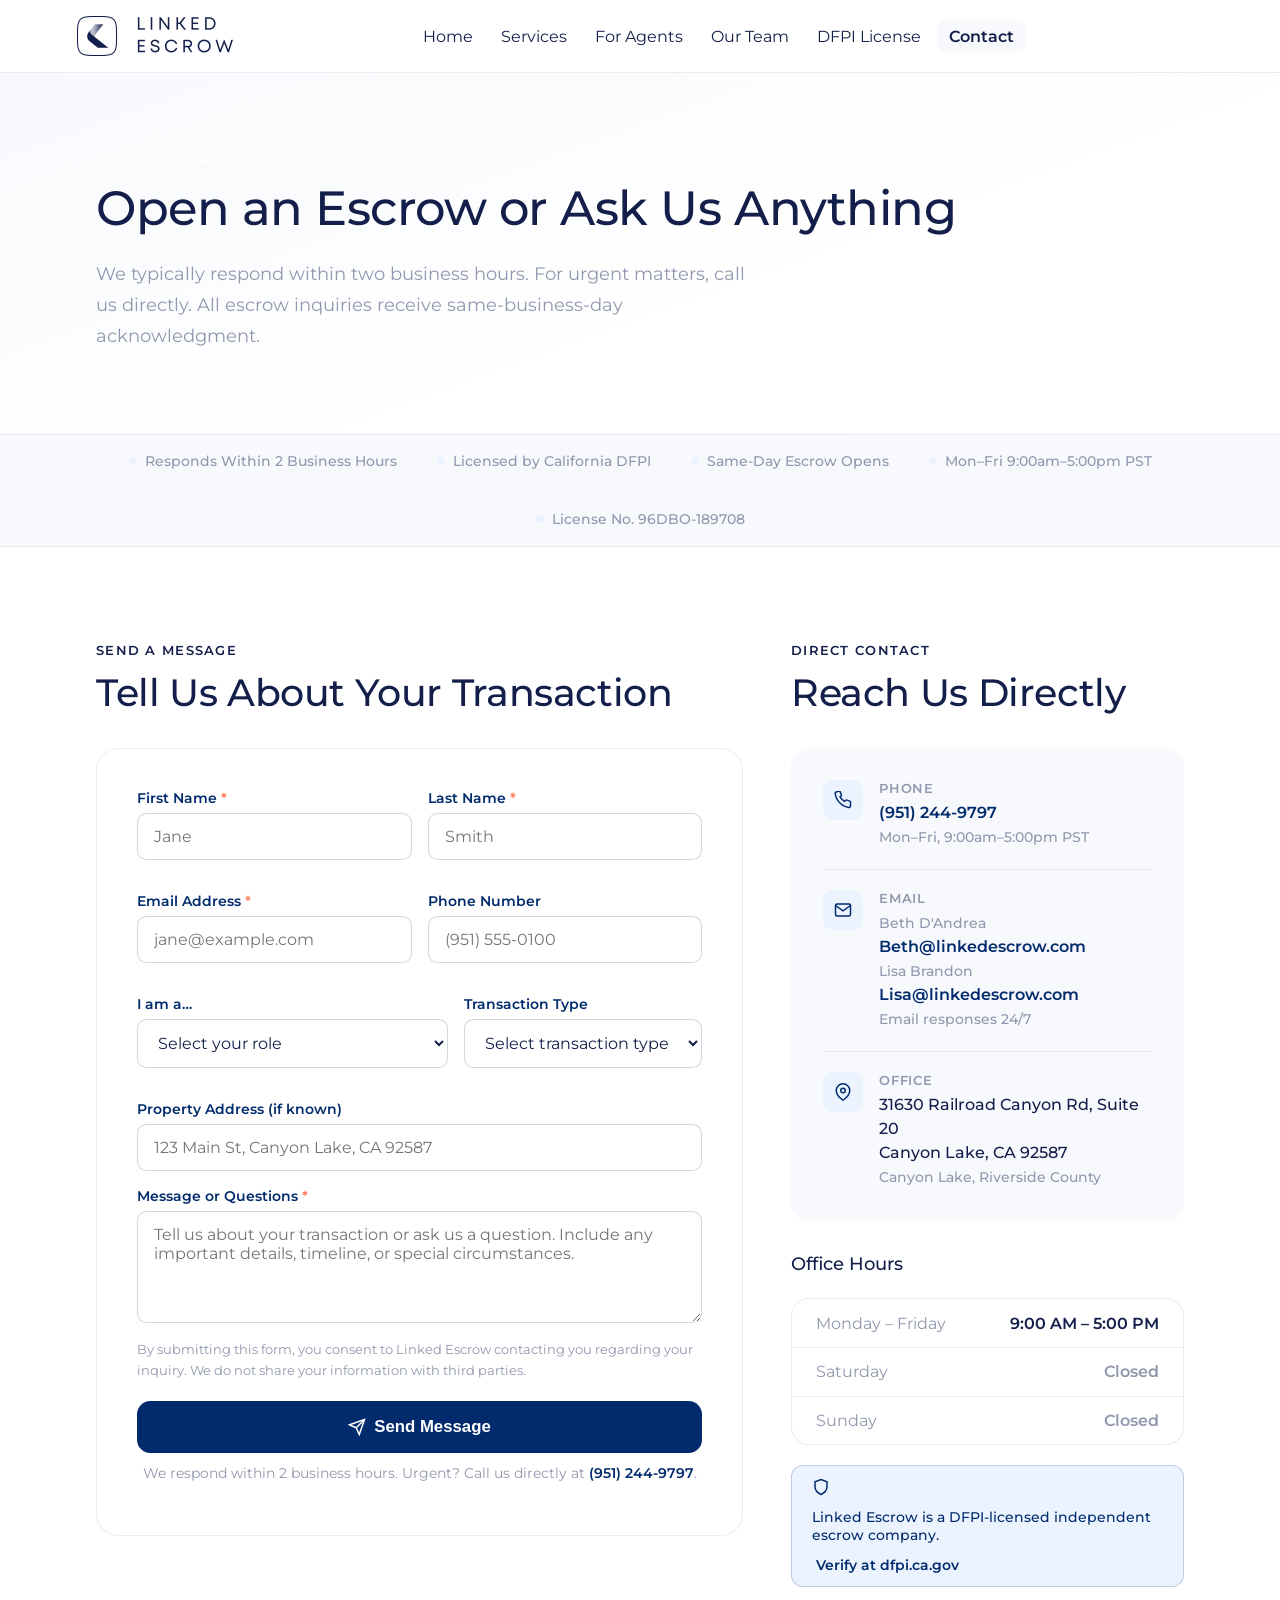
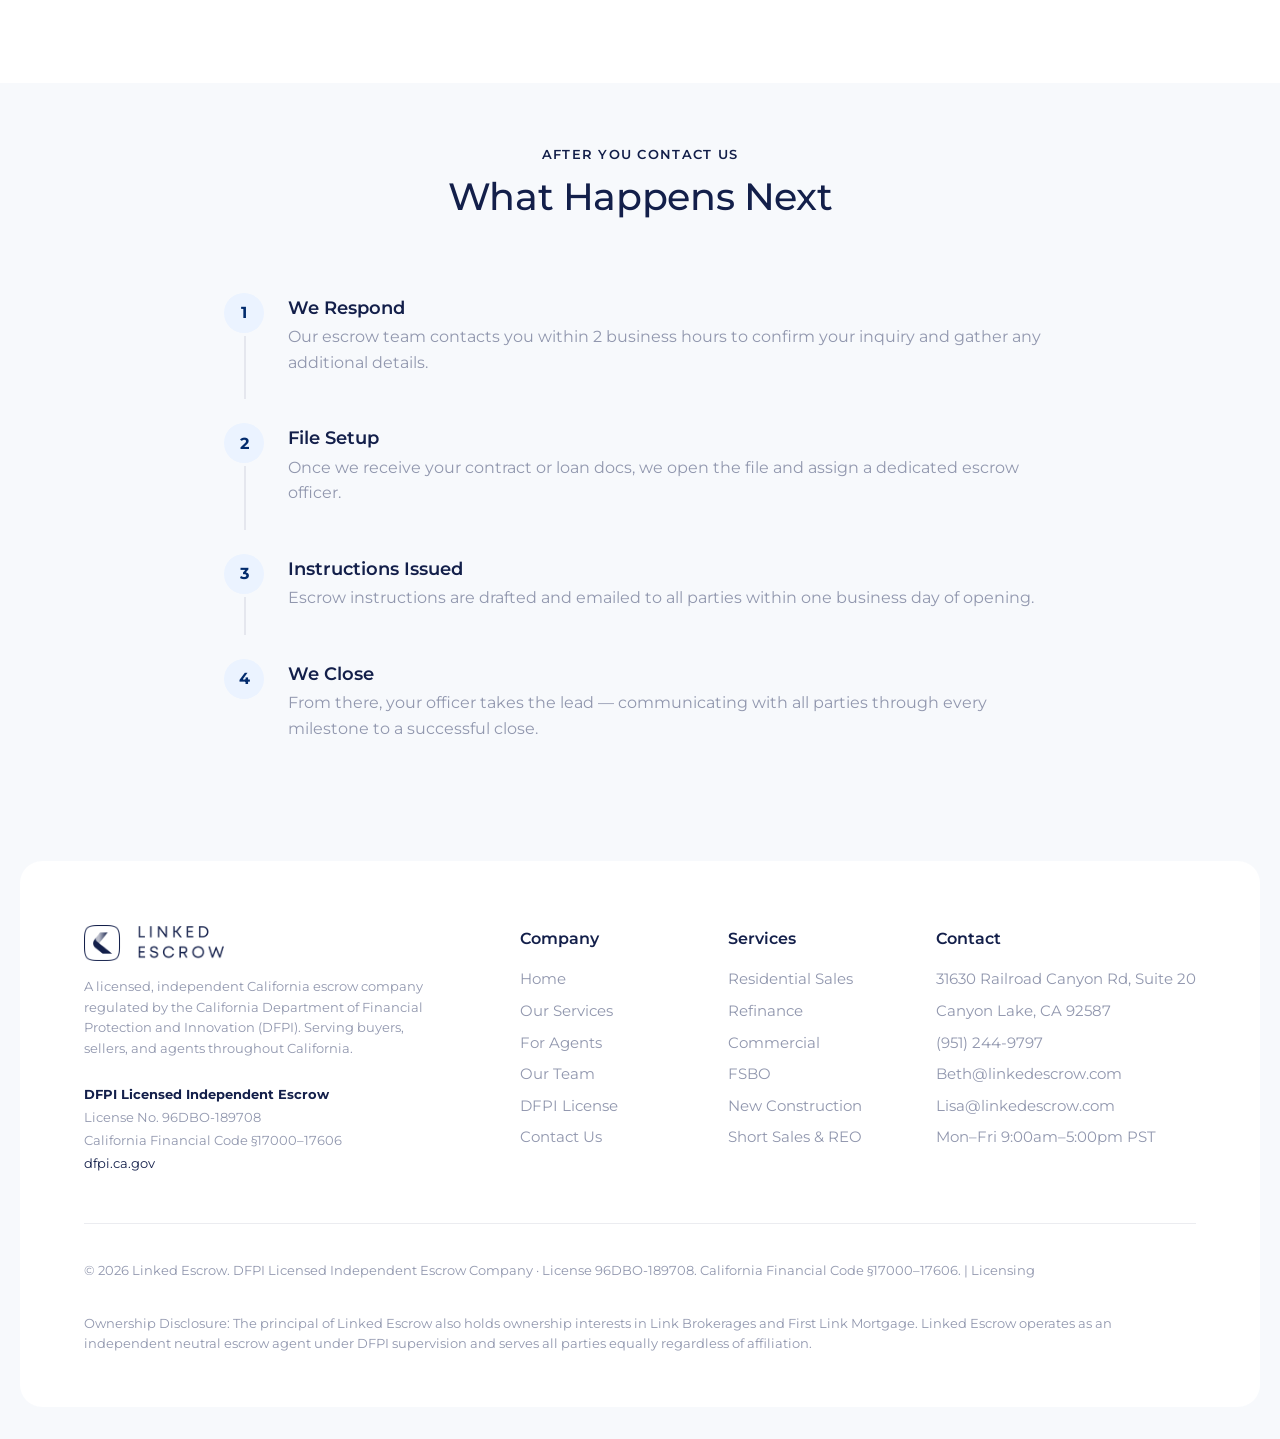
<file: contact.html>
<!DOCTYPE html>
<html lang="en">
<head>
  <meta charset="UTF-8">
  <meta name="viewport" content="width=device-width, initial-scale=1.0">
  <title>Contact Us | Linked Escrow | Open an Escrow in California</title>
  <meta name="description" content="Open a new escrow or get in touch with Linked Escrow. DFPI-licensed California escrow serving real estate agents, buyers, sellers, and FSBOs. Call, email, or send a message.">
  <link rel="icon" type="image/png" href="images/favicon-32.png">
  <link rel="apple-touch-icon" href="images/apple-touch-icon.png">
  <link href="custom.css?v=4" rel="stylesheet">
</head>
<body>
<a href="#main" class="skip-link">Skip to main content</a>
<div class="page-wrapper">

  <!-- HEADER -->
  <header class="section mod--header">
    <div class="container full is-header">
      <div class="header-inner">
        <a href="index.html" class="logo-header w-inline-block">
          <img src="images/logo-horizontal.png?v=2" alt="Linked Escrow" class="le-logo-horizontal">
        </a>
        <nav class="nav set-2 desktop-nav">
          <a href="index.html" class="nav__link set-2">Home</a>
          <a href="services.html" class="nav__link set-2">Services</a>
          <a href="for-agents.html" class="nav__link set-2">For Agents</a>
          <a href="team.html" class="nav__link set-2">Our Team</a>
          <a href="compliance.html" class="nav__link set-2">DFPI License</a>
          <a href="contact.html" class="nav__link set-2 active">Contact</a>
        </nav>
        <div class="header-actions">
          <button class="burger-icon-wrap" aria-label="Open menu">
            <svg width="24" height="24" viewBox="0 0 24 24" fill="none" stroke="#131f4a" stroke-width="2">
              <line x1="3" y1="6" x2="21" y2="6"/>
              <line x1="3" y1="12" x2="21" y2="12"/>
              <line x1="3" y1="18" x2="21" y2="18"/>
            </svg>
          </button>
        </div>
      </div>
    </div>
    <div class="mob-menu">
      <nav>
        <a href="index.html" class="nav__link">Home</a>
        <a href="services.html" class="nav__link">Services</a>
        <a href="for-agents.html" class="nav__link">For Agents</a>
        <a href="team.html" class="nav__link">Our Team</a>
        <a href="compliance.html" class="nav__link">DFPI License</a>
        <a href="contact.html" class="nav__link">Contact</a>
      </nav>
    </div>
  </header>

  <main id="main">

    <!-- PAGE HERO -->
    <section class="le-page-hero">
      <div class="container">
        <span class="le-eyebrow white">Get In Touch</span>
        <h1 class="heading-3">Open an Escrow or Ask Us Anything</h1>
        <p class="le-page-hero__sub">We typically respond within two business hours. For urgent matters, call us directly. All escrow inquiries receive same-business-day acknowledgment.</p>
      </div>
    </section>

    <!-- TRUST BAR -->
    <div class="le-trust-bar">
      <div class="le-trust-bar__inner">
        <div class="le-trust-item">Responds Within 2 Business Hours</div>
        <div class="le-trust-item">Licensed by California DFPI</div>
        <div class="le-trust-item">Same-Day Escrow Opens</div>
        <div class="le-trust-item">Mon–Fri 9:00am–5:00pm PST</div>
        <div class="le-trust-item">License No. 96DBO-189708</div>
      </div>
    </div>

    <!-- CONTACT FORM + DIRECT CONTACT -->
    <section class="section large">
      <div class="container">
        <div class="le-two-col" style="gap: 3rem; align-items: start;">

          <!-- FORM COLUMN -->
          <div>
            <span class="le-eyebrow dark">Send a Message</span>
            <h2 class="heading-3 mb-4">Tell Us About Your Transaction</h2>
            <div class="le-contact-form">
              <form action="#" method="POST" name="contact">
                <div class="le-form-row">
                  <div class="le-form-group">
                    <label for="first-name">First Name <span style="color: var(--orange);">*</span></label>
                    <input type="text" id="first-name" name="first_name" placeholder="Jane" required>
                  </div>
                  <div class="le-form-group">
                    <label for="last-name">Last Name <span style="color: var(--orange);">*</span></label>
                    <input type="text" id="last-name" name="last_name" placeholder="Smith" required>
                  </div>
                </div>
                <div class="le-form-row">
                  <div class="le-form-group">
                    <label for="email">Email Address <span style="color: var(--orange);">*</span></label>
                    <input type="email" id="email" name="email" placeholder="jane@example.com" required>
                  </div>
                  <div class="le-form-group">
                    <label for="phone">Phone Number</label>
                    <input type="tel" id="phone" name="phone" placeholder="(951) 555-0100">
                  </div>
                </div>
                <div class="le-form-row">
                  <div class="le-form-group">
                    <label for="role">I am a…</label>
                    <select id="role" name="role">
                      <option value="" disabled selected>Select your role</option>
                      <option value="agent-buyer">Real Estate Agent (Buyer's Side)</option>
                      <option value="agent-listing">Real Estate Agent (Listing Side)</option>
                      <option value="agent-both">Real Estate Agent (Both Sides)</option>
                      <option value="buyer">Buyer</option>
                      <option value="seller">Seller</option>
                      <option value="fsbo">FSBO Seller</option>
                      <option value="lender">Lender / Loan Officer</option>
                      <option value="investor">Real Estate Investor</option>
                      <option value="other">Other</option>
                    </select>
                  </div>
                  <div class="le-form-group">
                    <label for="transaction-type">Transaction Type</label>
                    <select id="transaction-type" name="transaction_type">
                      <option value="" disabled selected>Select transaction type</option>
                      <option value="residential">Residential Purchase</option>
                      <option value="refinance">Refinance</option>
                      <option value="commercial">Commercial Sale</option>
                      <option value="fsbo">FSBO Transaction</option>
                      <option value="land">Vacant Land</option>
                      <option value="short-sale">Short Sale / REO</option>
                      <option value="new-construction">New Construction</option>
                      <option value="exchange">1031 Exchange</option>
                      <option value="bulk">Bulk / Portfolio</option>
                      <option value="general">General Question</option>
                    </select>
                  </div>
                </div>
                <div class="le-form-group">
                  <label for="property-address">Property Address (if known)</label>
                  <input type="text" id="property-address" name="property_address" placeholder="123 Main St, Canyon Lake, CA 92587">
                </div>
                <div class="le-form-group">
                  <label for="message">Message or Questions <span style="color: var(--orange);">*</span></label>
                  <textarea id="message" name="message" placeholder="Tell us about your transaction or ask us a question. Include any important details, timeline, or special circumstances." required></textarea>
                </div>
                <p class="le-form-consent">By submitting this form, you consent to Linked Escrow contacting you regarding your inquiry. We do not share your information with third parties.</p>
                <button type="submit" class="btn-primary" style="width: 100%; justify-content: center; font-size: 1.05rem; padding: 1rem;">
                  <svg width="18" height="18" viewBox="0 0 24 24" fill="none" stroke="currentColor" stroke-width="2"><line x1="22" y1="2" x2="11" y2="13"/><polygon points="22 2 15 22 11 13 2 9 22 2"/></svg>
                  Send Message
                </button>
                <p class="le-form-helper text-center">We respond within 2 business hours. Urgent? Call us directly at <a href="tel:+19512449797" style="color: var(--navy); font-weight: 600;">(951) 244-9797</a>.</p>
              </form>
            </div>
          </div>

          <!-- DIRECT CONTACT COLUMN -->
          <div>
            <span class="le-eyebrow dark">Direct Contact</span>
            <h2 class="heading-3 mb-4">Reach Us Directly</h2>

            <div class="le-contact-info">
              <div class="le-contact-info__item">
                <div class="le-contact-info__icon">
                  <svg width="18" height="18" viewBox="0 0 24 24" fill="none" stroke="#022b6d" stroke-width="2"><path d="M22 16.92v3a2 2 0 0 1-2.18 2 19.79 19.79 0 0 1-8.63-3.07A19.5 19.5 0 0 1 4.69 12 19.79 19.79 0 0 1 1.61 3.38a2 2 0 0 1 1.28-2.15l3-1a2 2 0 0 1 2.46.97l1.37 3.5a2 2 0 0 1-.45 2.11L8.09 7.91a16 16 0 0 0 6 6l1.27-1.27a2 2 0 0 1 2.11-.45l3.5 1.37a2 2 0 0 1 .97 2.5z"/></svg>
                </div>
                <div>
                  <div class="le-contact-info__label">Phone</div>
                  <div class="le-contact-info__value">
                    <a href="tel:+19512449797">(951) 244-9797</a><br>
                    <span style="color: var(--neutral-500); font-size: 0.88rem;">Mon–Fri, 9:00am–5:00pm PST</span>
                  </div>
                </div>
              </div>
              <div class="le-contact-info__item">
                <div class="le-contact-info__icon">
                  <svg width="18" height="18" viewBox="0 0 24 24" fill="none" stroke="#022b6d" stroke-width="2"><path d="M4 4h16c1.1 0 2 .9 2 2v12c0 1.1-.9 2-2 2H4c-1.1 0-2-.9-2-2V6c0-1.1.9-2 2-2z"/><polyline points="22,6 12,13 2,6"/></svg>
                </div>
                <div>
                  <div class="le-contact-info__label">Email</div>
                  <div class="le-contact-info__value">
                    <span style="color: var(--neutral-500); font-size: 0.88rem;">Beth D'Andrea</span><br>
                    <a href="mailto:Beth@linkedescrow.com">Beth@linkedescrow.com</a><br>
                    <span style="color: var(--neutral-500); font-size: 0.88rem;">Lisa Brandon</span><br>
                    <a href="mailto:Lisa@linkedescrow.com">Lisa@linkedescrow.com</a><br>
                    <span style="color: var(--neutral-500); font-size: 0.88rem;">Email responses 24/7</span>
                  </div>
                </div>
              </div>
              <div class="le-contact-info__item">
                <div class="le-contact-info__icon">
                  <svg width="18" height="18" viewBox="0 0 24 24" fill="none" stroke="#022b6d" stroke-width="2"><path d="M21 10c0 7-9 13-9 13s-9-6-9-13a9 9 0 0 1 18 0z"/><circle cx="12" cy="10" r="3"/></svg>
                </div>
                <div>
                  <div class="le-contact-info__label">Office</div>
                  <div class="le-contact-info__value">
                    31630 Railroad Canyon Rd, Suite 20<br>
                    Canyon Lake, CA 92587<br>
                    <span style="color: var(--neutral-500); font-size: 0.88rem;">Canyon Lake, Riverside County</span>
                  </div>
                </div>
              </div>
            </div>

            <!-- OFFICE HOURS -->
            <div style="margin-top: 2rem;">
              <h3 class="heading-5 mb-3">Office Hours</h3>
              <div class="le-hours">
                <div class="le-hours-row">
                  <span class="day">Monday – Friday</span>
                  <span class="time">9:00 AM – 5:00 PM</span>
                </div>
                <div class="le-hours-row">
                  <span class="day">Saturday</span>
                  <span class="time" style="color: var(--neutral-400);">Closed</span>
                </div>
                <div class="le-hours-row">
                  <span class="day">Sunday</span>
                  <span class="time" style="color: var(--neutral-400);">Closed</span>
                </div>
              </div>
            </div>

            <!-- DFPI BADGE -->
            <div class="le-dfpi-badge">
              <svg width="18" height="18" viewBox="0 0 24 24" fill="none" stroke="currentColor" stroke-width="2"><path d="M12 22s8-4 8-10V5l-8-3-8 3v7c0 6 8 10 8 10z"/></svg>
              Linked Escrow is a DFPI-licensed independent escrow company. <a href="https://dfpi.ca.gov" target="_blank" style="color: var(--blue); font-weight: 600; margin-left: 0.25rem;">Verify at dfpi.ca.gov</a>
            </div>

          </div>
        </div>
      </div>
    </section>

    <!-- WHAT HAPPENS NEXT -->
    <section class="section" style="background: var(--neutral-50);">
      <div class="container">
        <div style="max-width: 52rem; margin: 0 auto;">
          <div class="text-center mb-6">
            <span class="le-eyebrow dark">After You Contact Us</span>
            <h2 class="heading-3">What Happens Next</h2>
          </div>
          <div class="le-steps">
            <div class="le-step">
              <div class="le-step__num">1</div>
              <div class="le-step__content">
                <div class="le-step__title">We Respond</div>
                <div class="le-step__body">Our escrow team contacts you within 2 business hours to confirm your inquiry and gather any additional details.</div>
              </div>
            </div>
            <div class="le-step">
              <div class="le-step__num">2</div>
              <div class="le-step__content">
                <div class="le-step__title">File Setup</div>
                <div class="le-step__body">Once we receive your contract or loan docs, we open the file and assign a dedicated escrow officer.</div>
              </div>
            </div>
            <div class="le-step">
              <div class="le-step__num">3</div>
              <div class="le-step__content">
                <div class="le-step__title">Instructions Issued</div>
                <div class="le-step__body">Escrow instructions are drafted and emailed to all parties within one business day of opening.</div>
              </div>
            </div>
            <div class="le-step">
              <div class="le-step__num">4</div>
              <div class="le-step__content">
                <div class="le-step__title">We Close</div>
                <div class="le-step__body">From there, your officer takes the lead — communicating with all parties through every milestone to a successful close.</div>
              </div>
            </div>
          </div>
        </div>
      </div>
    </section></div>

  </main>

  <!-- FOOTER -->
  <footer class="footer">
    <div class="footer-wrap">
      <div class="footer-top">
        <div class="footer-top-col-1">
          <a href="index.html" class="logo-header w-inline-block" style="margin-bottom: 1rem;">
            <img src="images/logo-horizontal.png?v=2" alt="Linked Escrow" class="le-logo-horizontal le-logo-horizontal--footer">
          </a>
          <p class="body-xs" style="max-width: 22rem; color: var(--neutral-500); line-height: 1.6; margin-bottom: 1.5rem;">A licensed, independent California escrow company regulated by the California Department of Financial Protection and Innovation (DFPI). Serving buyers, sellers, and agents throughout California.</p>
          <div class="body-xs" style="color: var(--neutral-500); line-height: 1.8;">
            <strong style="color: var(--dark-blue);">DFPI Licensed Independent Escrow</strong><br>
            License No. 96DBO-189708<br>
            California Financial Code §17000–17606<br>
            <a href="https://dfpi.ca.gov" target="_blank" style="color: var(--dark-blue);">dfpi.ca.gov</a>
          </div>
        </div>
        <div class="footer-top-col-2 aligh-top">
          <div class="footer-top-col-2-item first reduce-rem">
            <div class="body-m bold" style="margin-bottom: 1rem;">Company</div>
            <div class="link-col">
              <a href="index.html" class="footer-nav-link">Home</a>
              <a href="services.html" class="footer-nav-link">Our Services</a>
              <a href="for-agents.html" class="footer-nav-link">For Agents</a>
              <a href="team.html" class="footer-nav-link">Our Team</a>
              <a href="compliance.html" class="footer-nav-link">DFPI License</a>
              <a href="contact.html" class="footer-nav-link">Contact Us</a>
            </div>
          </div>
          <div class="footer-top-col-2-item reduce-rem">
            <div class="body-m bold" style="margin-bottom: 1rem;">Services</div>
            <div class="link-col">
              <a href="services.html#residential" class="footer-nav-link">Residential Sales</a>
              <a href="services.html#refinance" class="footer-nav-link">Refinance</a>
              <a href="services.html#commercial" class="footer-nav-link">Commercial</a>
              <a href="services.html#fsbo" class="footer-nav-link">FSBO</a>
              <a href="services.html#new-construction" class="footer-nav-link">New Construction</a>
              <a href="services.html#short-sale" class="footer-nav-link">Short Sales &amp; REO</a>
            </div>
          </div>
          <div class="footer-top-col-2-item reduce-rem">
            <div class="body-m bold" style="margin-bottom: 1rem;">Contact</div>
            <div class="link-col">
              <span class="footer-nav-link">31630 Railroad Canyon Rd, Suite 20</span>
              <span class="footer-nav-link">Canyon Lake, CA 92587</span>
              <a href="tel:+19512449797" class="footer-nav-link">(951) 244-9797</a>
              <a href="mailto:Beth@linkedescrow.com" class="footer-nav-link">Beth@linkedescrow.com</a>
              <a href="mailto:Lisa@linkedescrow.com" class="footer-nav-link">Lisa@linkedescrow.com</a>
              <span class="footer-nav-link">Mon–Fri 9:00am–5:00pm PST</span>
            </div>
          </div>
        </div>
      </div>
      <div class="footer-bot">
        <p class="body-xs" style="color: var(--neutral-400);">© 2026 Linked Escrow. DFPI Licensed Independent Escrow Company · License 96DBO-189708. California Financial Code §17000–17606. | <a href="compliance.html" style="color: var(--neutral-400);">Licensing</a></p>
        <p class="body-xs" style="color: var(--neutral-400);">Ownership Disclosure: The principal of Linked Escrow also holds ownership interests in Link Brokerages and First Link Mortgage. Linked Escrow operates as an independent neutral escrow agent under DFPI supervision and serves all parties equally regardless of affiliation.</p>
      </div>
    </div>
  </footer>

</div>
<script>
  document.querySelector('.burger-icon-wrap').addEventListener('click', function() {
    document.querySelector('.mob-menu').classList.toggle('is-open');
  });
</script>
</body>
</html>
</file>
<file: custom.css>
/* ============================================================
   Linked Escrow — custom.css
   Standalone stylesheet — no Webflow dependency
   ============================================================ */

/* ── Montserrat Font (temporary replacement for Mont) ────── */
@import url('https://fonts.googleapis.com/css2?family=Montserrat:ital,wght@0,400;0,600;0,700;1,400;1,600;1,700&display=swap');

/* ── Skip Link (accessibility) ───────────────────────────── */
.skip-link {
  position: absolute;
  top: -100%;
  left: 1rem;
  background: var(--turquoise);
  color: var(--blue);
  padding: 0.75rem 1.5rem;
  border-radius: 0 0 0.5rem 0.5rem;
  font-weight: 600;
  z-index: 200;
  text-decoration: none;
}
.skip-link:focus { top: 0; }

/* ── Reset & Box Model ───────────────────────────────────── */
*, *::before, *::after { box-sizing: border-box; }

html {
  overflow-x: hidden;
}

body {
  font-family: 'Montserrat', sans-serif;
  margin: 0;
  padding: 0;
  color: var(--neutral-800);
  background: #ffffff;
  overflow-x: hidden;
}

a { color: inherit; text-decoration: none; }

img { max-width: 100%; display: block; }

/* ── Brand Color Palette ─────────────────────────────────── */
/* All colors sourced directly from Linked Escrow brand guide */
:root {
  --white:            #ffffff;   /* White */
  --gray-light:       #f7f9fc;   /* Gray */
  --turquoise-light:  #EBF3FF;   /* Light Turquoise */
  --turquoise:        #EBF3FF;   /* Turquoise */
  --orange:           #ff7958;   /* Orange */
  --blue:             #022b6d;   /* Blue */
  --gray:             #9197ae;   /* Dark Gray */
  --dark-blue:        #131f4a;   /* Dark Blue */

  /* Semantic aliases */
  --navy:             #022b6d;
  --navy-dark:        #131f4a;

  /* UI scale — all derived from the 8 brand colors */
  --neutral-50:       #f7f9fc;
  --neutral-100:      #f7f9fc;
  --neutral-200:      rgba(145,151,174,0.18);
  --neutral-300:      rgba(145,151,174,0.38);
  --neutral-400:      #9197ae;
  --neutral-500:      #9197ae;
  --neutral-600:      #9197ae;
  --neutral-700:      #022b6d;
  --neutral-800:      #131f4a;
  --neutral-900:      #131f4a;
  --neutral-1000:     #131f4a;
}

/* ── Base Typography ─────────────────────────────────────── */
h1, h2, h3, h4, h5, h6 {
  margin: 0;
  font-family: 'Montserrat', sans-serif;
  font-weight: 500;
  line-height: 1.2;
}

.heading-1 { font-size: clamp(2.5rem, 5vw, 4rem); color: var(--navy-dark); letter-spacing: -0.02em; }
.heading-2 { font-size: clamp(2rem, 4vw, 3rem); color: var(--navy-dark); letter-spacing: -0.015em; }
.heading-3 { font-size: clamp(1.65rem, 3vw, 2.4rem); color: var(--navy-dark); letter-spacing: -0.01em; font-family: 'Montserrat', sans-serif; }
.heading-4 { font-size: clamp(1.2rem, 2vw, 1.6rem); color: var(--navy-dark); letter-spacing: -0.005em; font-family: 'Montserrat', sans-serif; }
.heading-5 { font-size: 1.1rem; color: var(--navy-dark); font-family: 'Montserrat', sans-serif; }

.body-m { font-size: 1rem; line-height: 1.7; }
.body-s { font-size: 0.9rem; line-height: 1.65; }
.body-xs { font-size: 0.8rem; line-height: 1.55; }
.bold { font-weight: 600; }

/* ── Layout: Container ───────────────────────────────────── */
.container {
  width: 100%;
  max-width: 68rem;
  margin-left: auto;
  margin-right: auto;
}

/* ── Display utilities ───────────────────────────────────── */
.w-inline-block { display: inline-block; }
.reduce-rem { font-size: 0.875rem; }
.aligh-top { vertical-align: top; }

/* ── Components ──────────────────────────────────────────── */
.tag {
  background: var(--turquoise);
  color: var(--blue);
  border-radius: 2rem;
  padding: 0.4rem 1.1rem 0.4rem calc(1.1rem + 0.08em);
  font-size: 0.75rem;
  font-weight: 600;
  letter-spacing: 0.08em;
  text-transform: uppercase;
  display: inline-block;
  text-align: center;
}

.btn-primary {
  background: var(--blue);
  color: white;
  border-radius: 0.83rem;
  padding: 0.9rem 1.94rem;
  font-weight: 600;
  font-size: 1rem;
  display: inline-flex;
  align-items: center;
  gap: 0.5rem;
  border: none;
  cursor: pointer;
  transition: all 0.2s ease-out;
}
.btn-primary:hover {
  opacity: 0.95;
  transform: translateY(-1px);
  box-shadow: 0 4px 12px rgba(90,233,215,0.3);
}

.btn-primary-white {
  background: white;
  color: var(--navy-dark);
  border-radius: 0.83rem;
  padding: 0.9rem 1.94rem;
  font-weight: 600;
  font-size: 1rem;
  display: inline-flex;
  align-items: center;
  gap: 0.5rem;
  border: 2px solid var(--neutral-200);
  cursor: pointer;
  transition: all 0.2s ease-out;
}
.btn-primary-white:hover {
  background: var(--neutral-100);
  transform: translateY(-1px);
  box-shadow: 0 4px 12px rgba(2,43,109,0.08);
}

.btn-outline {
  background: transparent;
  color: var(--blue);
  border-radius: 0.83rem;
  padding: 0.9rem 1.94rem;
  font-weight: 600;
  font-size: 1rem;
  display: inline-flex;
  align-items: center;
  gap: 0.5rem;
  border: 2px solid var(--blue);
  cursor: pointer;
  transition: all 0.2s ease-out;
}
.btn-outline:hover {
  background: var(--blue);
  color: white;
  transform: translateY(-1px);
  box-shadow: 0 4px 12px rgba(2,43,109,0.15);
}

/* ── Section Wrappers ────────────────────────────────────── */
.set-2-block-wrap {
  background: var(--neutral-100);
  border-radius: 1.39rem;
  overflow: hidden;
  position: relative;
}
.set-2-block-wrap.white { background: white; }
.set-2-block-wrap.dark {
  background:
    linear-gradient(to bottom, rgba(19,31,74,0.85) 0%, rgba(19,31,74,0.82) 100%),
    url('images/home-interior.jpg') center center / cover no-repeat;
  color: white;
}
.set-2-block-wrap.dark .heading-3,
.set-2-block-wrap.dark .heading-4,
.set-2-block-wrap.dark .body-m { color: white; }

/* ── Header ──────────────────────────────────────────────── */
.section.mod--header {
  position: sticky;
  top: 0;
  z-index: 100;
  background: white;
  border-bottom: 1px solid var(--neutral-200);
  padding: 0;
}

.is-header { padding: 0 6vw; }

.header-inner {
  display: flex;
  align-items: center;
  justify-content: space-between;
  height: 4.5rem;
  gap: 1.5rem;
}

.logo-header {
  display: flex;
  align-items: center;
  gap: 0.69rem;
  font-size: 1.11rem;
  font-weight: 600;
  color: var(--navy-dark);
  flex-shrink: 0;
}

.logo-wordmark {
  font-size: 1rem;
  font-weight: 700;
  color: var(--navy-dark);
  line-height: 1.2;
  letter-spacing: 0.06em;
  text-transform: uppercase;
  font-family: 'Montserrat', sans-serif;
}

.le-logo-icon {
  height: 36px;
  width: auto;
  display: block;
  flex-shrink: 0;
}

.le-logo-horizontal {
  height: 40px;
  width: auto;
  display: block;
  flex-shrink: 0;
}

.le-logo-horizontal--footer {
  height: 36px;
}

.nav.set-2.desktop-nav {
  display: flex;
  align-items: center;
  gap: 0.25rem;
  flex: 1;
  justify-content: center;
}

.nav__link.set-2 {
  color: var(--navy-dark);
  font-size: 0.97rem;
  padding: 0.4rem 0.75rem;
  border-radius: 0.5rem;
  transition: background 0.15s;
}
.nav__link.set-2:hover { background: var(--neutral-100); }
.nav__link.set-2.active {
  background: var(--neutral-100);
  font-weight: 600;
}

.header-actions {
  display: flex;
  align-items: center;
  gap: 1rem;
  flex-shrink: 0;
}

.burger-icon-wrap {
  background: none;
  border: none;
  cursor: pointer;
  padding: 0.25rem;
  display: none;
}

/* Mobile Menu */
.mob-menu {
  display: none;
  flex-direction: column;
  gap: 0.5rem;
  padding: 1.25rem 1.5rem 1.5rem;
  background: white;
  border-top: 1px solid var(--neutral-200);
}
.mob-menu.is-open { display: flex; }
.mob-menu .nav__link {
  color: var(--navy-dark);
  font-size: 1.05rem;
  font-weight: 500;
  padding: 0.85rem 0.75rem;
  border-bottom: 1px solid var(--neutral-100);
  display: block;
}

/* ── Page Wrapper ────────────────────────────────────────── */
.page-wrapper {
  min-height: 100vh;
  display: flex;
  flex-direction: column;
}
main { flex: 1; }

/* ── Hero (Homepage) ─────────────────────────────────────── */
.le-hero {
  min-height: 92vh;
  background:
    linear-gradient(to bottom, rgba(19,31,74,0.68) 0%, rgba(19,31,74,0.58) 60%, rgba(19,31,74,0.78) 100%),
    url('images/house-exterior.jpg') center center / cover no-repeat;
  display: flex;
  align-items: center;
  justify-content: center;
  text-align: center;
  padding: 6rem 1.5rem 4rem;
  position: relative;
  overflow: hidden;
}

.le-hero::before {
  content: '';
  position: absolute;
  inset: 0;
  background:
    radial-gradient(ellipse 60% 50% at 50% -10%, rgba(90,233,215,0.14) 0%, transparent 70%);
  pointer-events: none;
}

.le-hero__inner {
  position: relative;
  z-index: 1;
  max-width: 56rem;
}

.le-hero__inner .heading-3 {
  color: white;
  font-size: clamp(2.5rem, 6vw, 4.5rem);
  line-height: 1.1;
  margin: 1rem 0 1.5rem;
}

.le-hero__sub {
  color: rgba(255,255,255,0.8);
  font-size: 1.2rem;
  line-height: 1.7;
  max-width: 44rem;
  margin: 0 auto 2.5rem;
}

.le-hero__ctas {
  display: flex;
  gap: 1rem;
  justify-content: center;
  flex-wrap: wrap;
}

.le-hero__stats {
  display: grid;
  grid-template-columns: repeat(4, 1fr);
  gap: 2rem;
  margin-top: 4rem;
  padding-top: 3rem;
  border-top: 1px solid rgba(255,255,255,0.15);
}

.le-hero__stat-item { text-align: center; }

.le-hero__stat-num {
  font-size: 2rem;
  font-weight: 700;
  color: white;
  line-height: 1.1;
}

.le-hero__stat-label {
  font-size: 0.85rem;
  color: rgba(255,255,255,0.65);
  margin-top: 0.3rem;
  margin-left: auto;
  margin-right: auto;
}

/* ── Page Hero (inner pages) ─────────────────────────────── */
.le-page-hero {
  background: linear-gradient(160deg, #f7f9fc 0%, #ffffff 60%);
  border-bottom: 1px solid var(--neutral-200);
  padding: 5rem 6vw 4rem;
  position: relative;
}

.le-page-hero .container { position: relative; z-index: 1; }

.le-page-hero .heading-3 {
  color: var(--navy-dark);
  font-size: clamp(2rem, 4vw, 3rem);
  margin: 0.75rem 0 1.25rem;
}

.le-page-hero__sub {
  color: var(--neutral-600);
  font-size: 1.15rem;
  line-height: 1.7;
  max-width: 42rem;
}

.le-page-hero .tag { margin-bottom: 0.5rem; }

/* ── Brand Typography Overrides ─────────────────────────── */
.heading-3, .heading-4, .heading-5 {
  font-family: 'Montserrat', sans-serif;
}

.heading-3 { letter-spacing: -0.01em; }
.heading-4 { letter-spacing: -0.005em; }

/* ── Trust Bar ───────────────────────────────────────────── */
.le-trust-bar {
  background: var(--neutral-50);
  border-bottom: 1px solid var(--neutral-200);
  padding: 1.1rem 1.5rem;
}

.le-trust-bar__inner {
  max-width: 90rem;
  margin: 0 auto;
  display: flex;
  align-items: center;
  justify-content: center;
  gap: 2.5rem;
  flex-wrap: wrap;
}

.le-trust-item {
  display: flex;
  align-items: center;
  gap: 0.5rem;
  font-size: 0.88rem;
  font-weight: 500;
  color: var(--neutral-600);
}

.le-trust-item::before {
  content: '';
  width: 8px;
  height: 8px;
  border-radius: 50%;
  background: var(--turquoise);
  flex-shrink: 0;
}

/* ── Process Steps ───────────────────────────────────────── */
.le-steps {
  display: flex;
  flex-direction: column;
  gap: 0;
  max-width: 52rem;
  margin: 0 auto;
}

.le-step {
  display: flex;
  gap: 1.5rem;
  padding: 1.5rem 0;
  position: relative;
}

.le-step:not(:last-child)::after {
  content: '';
  position: absolute;
  left: 1.25rem;
  top: 4.2rem;
  bottom: 0;
  width: 2px;
  background: var(--neutral-200);
}

.le-step__num {
  width: 2.5rem;
  height: 2.5rem;
  border-radius: 50%;
  background: var(--turquoise);
  color: var(--blue);
  font-weight: 700;
  font-size: 1rem;
  display: flex;
  align-items: center;
  justify-content: center;
  flex-shrink: 0;
  position: relative;
  z-index: 1;
}

.le-step__content { flex: 1; padding-top: 0.25rem; }
.le-step__title {
  font-size: 1.1rem;
  font-weight: 600;
  color: var(--navy-dark);
  margin-bottom: 0.4rem;
}
.le-step__body {
  font-size: 0.97rem;
  color: var(--neutral-600);
  line-height: 1.65;
}

/* ── Checklist ───────────────────────────────────────────── */
.le-checklist {
  list-style: none;
  padding: 0;
  margin: 0;
  display: flex;
  flex-direction: column;
  gap: 0.75rem;
}

.le-checklist li {
  display: flex;
  align-items: flex-start;
  gap: 0.75rem;
  font-size: 1rem;
  color: var(--neutral-700);
  line-height: 1.55;
}

.le-checklist li::before {
  content: '';
  width: 1.25rem;
  height: 1.25rem;
  border-radius: 50%;
  background: var(--blue);
  flex-shrink: 0;
  margin-top: 0.15rem;
  background-image: url("data:image/svg+xml,%3Csvg xmlns='http://www.w3.org/2000/svg' width='12' height='12' viewBox='0 0 12 12'%3E%3Cpath d='M2 6l3 3 5-5' stroke='%23022b6d' stroke-width='2' fill='none' stroke-linecap='round' stroke-linejoin='round'/%3E%3C/svg%3E");
  background-repeat: no-repeat;
  background-position: center;
}

/* ── Cards ───────────────────────────────────────────────── */
.le-card {
  background: white;
  border: 1px solid var(--neutral-200);
  border-radius: 1.11rem;
  padding: 1.75rem 1.5rem;
  transition: all 0.2s ease-out;
}
.le-card:hover {
  transform: translateY(-4px);
  box-shadow: 0 12px 32px rgba(2,43,109,0.12);
}

.le-card__icon {
  width: 2.75rem;
  height: 2.75rem;
  border-radius: 0.55rem;
  background: var(--neutral-100);
  display: flex;
  align-items: center;
  justify-content: center;
  margin-bottom: 1rem;
}

.le-card__title {
  font-size: 1.1rem;
  font-weight: 600;
  color: var(--navy-dark);
  margin-bottom: 0.5rem;
}

.le-card__body {
  font-size: 0.97rem;
  color: var(--neutral-600);
  line-height: 1.65;
}

/* ── Cards Grids ─────────────────────────────────────────── */
.le-cards-grid {
  display: grid;
  grid-template-columns: repeat(3, 1fr);
  gap: 1.25rem;
}

.le-cards-grid-2 {
  display: grid;
  grid-template-columns: repeat(2, 1fr);
  gap: 1.25rem;
}

.le-cards-grid-4 {
  display: grid;
  grid-template-columns: repeat(4, 1fr);
  gap: 1.25rem;
}

/* ── Stats Row ───────────────────────────────────────────── */
.le-stats {
  display: grid;
  grid-template-columns: repeat(4, 1fr);
  gap: 1.5rem;
  background: var(--neutral-100);
  border-radius: 1.11rem;
  padding: 2rem;
}

.le-stat-item { text-align: center; }
.le-stat-num {
  font-size: 2.25rem;
  font-weight: 700;
  color: var(--navy);
  line-height: 1.1;
}
.le-stat-label {
  font-size: 0.85rem;
  color: var(--neutral-500);
  margin-top: 0.4rem;
  line-height: 1.45;
}

/* ── Feature Row ─────────────────────────────────────────── */
.le-feature-row {
  display: grid;
  grid-template-columns: 1fr 1fr;
  gap: 4rem;
  align-items: center;
}

.le-feature-row.reverse { direction: rtl; }
.le-feature-row.reverse > * { direction: ltr; }

.le-feature-visual {
  background: var(--neutral-100);
  border-radius: 1.39rem;
  padding: 3rem 2rem;
  display: flex;
  flex-direction: column;
  gap: 0.75rem;
}

.le-feature-visual__item {
  background: white;
  border-radius: 0.75rem;
  padding: 1rem 1.25rem;
  font-size: 0.95rem;
  color: var(--neutral-700);
  display: flex;
  align-items: center;
  gap: 0.75rem;
  box-shadow: 0 2px 8px rgba(0,0,0,0.04);
}

.le-feature-visual__item::before {
  content: '';
  background: var(--turquoise);
  width: 1.5rem;
  height: 1.5rem;
  border-radius: 50%;
  display: flex;
  align-items: center;
  justify-content: center;
  flex-shrink: 0;
  background-image: url("data:image/svg+xml,%3Csvg xmlns='http://www.w3.org/2000/svg' width='12' height='12' viewBox='0 0 12 12'%3E%3Cpath d='M2 6l3 3 5-5' stroke='%23022b6d' stroke-width='2' fill='none' stroke-linecap='round' stroke-linejoin='round'/%3E%3C/svg%3E");
  background-repeat: no-repeat;
  background-position: center;
}

/* ── Testimonials ────────────────────────────────────────── */
.le-testimonial {
  background: white;
  border: 1px solid var(--neutral-200);
  border-radius: 1.11rem;
  padding: 2rem;
}

.le-testimonial__quote {
  font-size: 1rem;
  color: var(--neutral-700);
  line-height: 1.7;
  margin-bottom: 1.5rem;
  position: relative;
  padding-left: 1.25rem;
}

.le-testimonial__quote::before {
  content: '\201C';
  position: absolute;
  left: 0;
  top: -0.25rem;
  font-size: 2.5rem;
  color: var(--blue);
  line-height: 1;
  font-family: Georgia, serif;
}

.le-testimonial__author {
  font-size: 0.9rem;
  font-weight: 600;
  color: var(--navy-dark);
}

/* ── "What We Always Deliver" Card ───────────────────────── */
.le-delivers-wrap {
  padding: 0 1.25rem;
}

.le-delivers-card {
  background:
    linear-gradient(to bottom, rgba(19,31,74,0.84) 0%, rgba(19,31,74,0.80) 100%),
    url('images/home-interior.jpg') center center / cover no-repeat;
  color: white;
  padding: 4rem 4rem 3.5rem;
  border-radius: 1.39rem 1.39rem 0 0;
  max-width: 90rem;
  margin: 0 auto;
  overflow: hidden;
}

.le-delivers-card .le-checklist li::before {
  background: var(--turquoise);
  background-image: url("data:image/svg+xml,%3Csvg xmlns='http://www.w3.org/2000/svg' width='12' height='12' viewBox='0 0 12 12'%3E%3Cpath d='M2 6l3 3 5-5' stroke='%23022b6d' stroke-width='2' fill='none' stroke-linecap='round' stroke-linejoin='round'/%3E%3C/svg%3E");
  background-repeat: no-repeat;
  background-position: center;
}

/* ── Gallery (offset / collage) ──────────────────────────── */
.le-gallery-section {
  padding: 2rem 0;
  overflow: hidden;
  background: white;
}

.le-gallery {
  position: relative;
  max-width: 80rem;
  margin: 0 auto;
  height: 36rem;
}

.le-gallery__img {
  position: absolute;
  border-radius: 1.1rem;
  overflow: hidden;
  box-shadow: 0 12px 40px rgba(2,43,109,0.10), 0 4px 12px rgba(0,0,0,0.04);
}

.le-gallery__img img {
  width: 100%;
  height: 100%;
  object-fit: cover;
  display: block;
}

.le-gallery__text {
  position: absolute;
  left: 50%;
  top: 50%;
  transform: translate(-50%, -50%);
  text-align: center;
  z-index: 2;
  padding: 2.5rem 3rem;
}

@media (max-width: 1024px) {
  .le-gallery { height: 28rem; }
}

@media (max-width: 768px) {
  .le-gallery-section { padding: 0; }
  .le-gallery {
    height: auto;
    display: flex;
    flex-direction: column;
    align-items: center;
    gap: 1rem;
    padding: 3rem 1.25rem;
  }
  .le-gallery__img {
    position: static;
    width: 100% !important;
    height: auto !important;
    max-width: 22rem;
  }
  .le-gallery__img img { height: 12rem; }
  .le-gallery__text {
    position: static;
    transform: none;
    padding: 1.5rem 0;
  }
}

/* ── CTA Banner ──────────────────────────────────────────── */
.le-cta-banner-wrap {
  padding: 0 1.25rem;
}

.le-cta-banner {
  background:
    linear-gradient(to bottom, rgba(19,31,74,0.82) 0%, rgba(19,31,74,0.78) 60%, rgba(19,31,74,0.88) 100%),
    url('images/house-sunset.jpg') center center / cover no-repeat;
  color: white;
  text-align: center;
  padding: 5rem 4rem;
  position: relative;
  overflow: hidden;
  border-radius: 1.39rem 1.39rem 0 0;
  max-width: 90rem;
  margin: 0 auto;
}

.le-cta-banner .container { position: relative; z-index: 1; }

.le-cta-banner .heading-3 {
  color: white;
  font-size: 2.5rem;
  margin: 0.75rem 0 1.25rem;
}

.le-cta-banner__sub {
  color: rgba(255,255,255,0.75);
  font-size: 1.1rem;
  max-width: 40rem;
  margin: 0 auto 2.5rem;
  line-height: 1.7;
}

.le-cta-banner__actions {
  display: flex;
  gap: 1rem;
  justify-content: center;
  flex-wrap: wrap;
}

/* ── Notice / Info Box ───────────────────────────────────── */
.le-notice {
  background: #f7f9fc;
  border-left: 4px solid var(--navy);
  border-radius: 0 0.75rem 0.75rem 0;
  padding: 1.25rem 1.5rem;
  font-size: 0.97rem;
  color: var(--neutral-700);
  line-height: 1.65;
}
.le-notice strong { color: var(--navy-dark); }

/* ── FAQ ─────────────────────────────────────────────────── */
.le-faq-item {
  border-bottom: 1px solid var(--neutral-200);
  padding: 1.5rem 0;
}
.le-faq-item__q {
  font-size: 1.1rem;
  font-weight: 600;
  color: var(--navy-dark);
  margin-bottom: 0.75rem;
}
.le-faq-item__a {
  font-size: 0.97rem;
  color: var(--neutral-600);
  line-height: 1.7;
}

/* ── Bio Card ────────────────────────────────────────────── */
.le-bio-card {
  background: white;
  border: 1px solid var(--neutral-200);
  border-radius: 1.39rem;
  overflow: hidden;
}

.le-bio-card__header {
  background: var(--neutral-100);
  border-bottom: 1px solid var(--neutral-200);
  padding: 2.5rem 2.5rem 2rem;
}

.le-bio-card__headshot {
  width: 7rem;
  height: 7rem;
  border-radius: 0.75rem;
  object-fit: cover;
  flex-shrink: 0;
}

.le-bio-card__name {
  font-size: 1.75rem;
  font-weight: 700;
  color: var(--navy-dark);
  margin-bottom: 0.25rem;
}

.le-bio-card__role {
  font-size: 1rem;
  color: var(--navy);
  font-weight: 600;
  margin-bottom: 0.75rem;
}

.le-bio-card__years {
  display: flex;
  gap: 1.5rem;
  flex-wrap: wrap;
}

.le-bio-card__years span {
  font-size: 0.88rem;
  color: var(--neutral-500);
  display: flex;
  align-items: center;
  gap: 0.4rem;
}

.le-bio-card__body { padding: 2.5rem; }

.le-bio-card__contact {
  display: inline-flex;
  align-items: center;
  gap: 0.5rem;
  background: var(--turquoise);
  color: var(--blue);
  padding: 0.6rem 1.25rem;
  border-radius: 0.6rem;
  font-weight: 600;
  font-size: 0.95rem;
  margin-bottom: 1.75rem;
}

.le-bio-card__bio {
  font-size: 0.97rem;
  color: var(--neutral-600);
  line-height: 1.75;
  margin-bottom: 1.25rem;
}

.le-bio-card__specialties {
  font-size: 0.88rem;
  color: var(--neutral-500);
  line-height: 1.65;
  margin-top: 1.25rem;
}

.le-bio-card__specialties strong {
  display: block;
  font-size: 0.85rem;
  font-weight: 600;
  color: var(--neutral-700);
  text-transform: uppercase;
  letter-spacing: 0.06em;
  margin-bottom: 0.5rem;
}

/* ── Team Preview (Homepage) ─────────────────────────────── */
.le-team-preview__grid {
  display: grid;
  grid-template-columns: repeat(3, 1fr);
  gap: 2rem;
  max-width: 76rem;
  margin: 0 auto;
}

.le-team-preview__card {
  display: flex;
  flex-direction: column;
  background: white;
  border: 1px solid var(--neutral-200);
  border-radius: 1.39rem;
  overflow: hidden;
  transition: transform 0.25s ease-out, box-shadow 0.25s ease-out;
}

.le-team-preview__card:hover {
  transform: translateY(-6px);
  box-shadow: 0 24px 48px rgba(2,43,109,0.16);
}

.le-team-preview__photo {
  aspect-ratio: 4 / 5;
  overflow: hidden;
  background: var(--neutral-100);
}

.le-team-preview__headshot {
  width: 100%;
  height: 100%;
  object-fit: cover;
  object-position: center top;
  display: block;
  transition: transform 0.6s ease-out;
}

.le-team-preview__card:hover .le-team-preview__headshot { transform: scale(1.04); }

.le-team-preview__info {
  display: flex;
  flex-direction: column;
  align-items: flex-start;
  flex: 1;
  padding: 1.75rem 1.75rem 2rem;
}

.le-team-preview__name {
  font-size: 1.5rem;
  font-weight: 700;
  color: var(--navy-dark);
  margin-bottom: 0.6rem;
}

.le-team-preview__role {
  display: inline-block;
  background: var(--turquoise);
  color: var(--blue);
  font-size: 0.8rem;
  font-weight: 600;
  padding: 0.4rem 1rem;
  border-radius: 2rem;
  margin-bottom: 1.1rem;
}

.le-team-preview__body {
  font-size: 0.98rem;
  line-height: 1.65;
  color: var(--neutral-600);
  margin-bottom: 1.5rem;
}

.le-team-preview__link {
  margin-top: auto;
  font-size: 0.92rem;
  font-weight: 600;
  color: var(--navy);
}

/* ── People (Team page) ──────────────────────────────────── */
.le-people {
  display: flex;
  flex-direction: column;
  gap: 6rem;
  max-width: 76rem;
  margin: 0 auto;
}

.le-person {
  display: grid;
  grid-template-columns: minmax(0, 5fr) minmax(0, 6fr);
  gap: 4.5rem;
  align-items: start;
}

.le-person--reverse { grid-template-columns: minmax(0, 6fr) minmax(0, 5fr); }
.le-person--reverse .le-person__photo { order: 2; }

.le-person__photo {
  position: sticky;
  top: 6.5rem;
  aspect-ratio: 4 / 5;
  border-radius: 1.75rem;
  overflow: hidden;
  background: var(--neutral-100);
  box-shadow: 0 30px 60px -20px rgba(2,43,109,0.28);
}

.le-person__photo img {
  width: 100%;
  height: 100%;
  object-fit: cover;
  object-position: center top;
  display: block;
}

.le-person__content { padding-top: 1.5rem; }

.le-person .le-bio-card__name {
  font-size: 2.75rem;
  line-height: 1.1;
  letter-spacing: -0.01em;
  margin-bottom: 0.6rem;
}

.le-person .le-bio-card__role {
  font-size: 1.1rem;
  margin-bottom: 1rem;
}

.le-person__divider {
  height: 1px;
  background: var(--neutral-200);
  margin: 1.75rem 0;
}

.le-person .le-bio-card__bio { font-size: 1.02rem; }

@media (max-width: 1100px) {
  .le-person { gap: 2.5rem; }
  .le-person .le-bio-card__name { font-size: 2.25rem; }
  .le-team-preview__grid { gap: 1.25rem; }
  .le-team-preview__info { padding: 1.5rem 1.25rem 1.75rem; }
}

/* ── Link.ai Product Tour ────────────────────────────────── */
/* de-emphasized copy: smaller, quieter bullets so the carousel stays the focal point */
#link-ai .le-checklist { gap: 0.6rem; }
#link-ai .le-checklist li { font-size: 0.92rem; gap: 0.6rem; }
#link-ai .le-checklist li::before {
  width: 0.4rem;
  height: 0.4rem;
  margin-top: 0.5rem;
  background: var(--neutral-400);
  background-image: none;
}

.le-techtour-logo {
  height: 2.25rem;
  width: auto;
  margin-bottom: 1.25rem;
}

.le-techtour {
  padding: 1.75rem 0;
}

.le-techtour__label {
  display: block;
  font-size: 0.75rem;
  font-weight: 600;
  letter-spacing: 0.08em;
  text-transform: uppercase;
  color: var(--neutral-500);
  margin-bottom: 1rem;
}

.ltour-media {
  display: grid;
  min-height: 19rem;
  margin-bottom: 1.25rem;
}
.ltour-media > * { grid-area: 1 / 1; }

.ltour-shot {
  align-self: center;
  justify-self: center;
  width: 100%;
  opacity: 0;
  transform: scale(.98);
  visibility: hidden;
  transition: opacity .5s ease, transform .5s ease, visibility 0s linear .5s;
}
.ltour-shot.active {
  opacity: 1;
  transform: none;
  visibility: visible;
  transition: opacity .5s ease, transform .5s ease, visibility 0s;
}
.ltour-shot img {
  width: 100%;
  max-height: 16rem;
  object-fit: contain;
  filter: drop-shadow(0 10px 20px rgba(2,43,109,0.14));
}

.ltour-copy {
  display: grid;
  min-height: 3.6rem;
  margin-bottom: 1.25rem;
}
.ltour-copy > * { grid-area: 1 / 1; }

.ltour-text {
  opacity: 0;
  visibility: hidden;
  transition: opacity .4s ease, visibility 0s linear .4s;
}
.ltour-text.active { opacity: 1; visibility: visible; transition: opacity .4s ease .05s, visibility 0s; }

.ltour-heading { font-size: 1.05rem; font-weight: 600; color: var(--navy-dark); margin-bottom: 0.3rem; }
.ltour-sub { font-size: 0.9rem; color: var(--neutral-600); line-height: 1.5; }

.ltour-dots { display: flex; align-items: center; gap: 0.4rem; }
.ltour-dot {
  width: 0.5rem; height: 0.5rem; min-width: 8px; min-height: 8px;
  border-radius: 999px; border: 0; padding: 0; cursor: pointer;
  background: var(--neutral-300);
  transition: width .3s ease, background .2s ease;
}
.ltour-dot:hover { background: var(--neutral-400); }
.ltour-dot.active { width: 1.75rem; background: var(--blue); }
.ltour-dot:focus-visible { outline: 2px solid var(--blue); outline-offset: 2px; }

@media (prefers-reduced-motion: reduce) {
  .ltour-shot, .ltour-shot.active, .ltour-text, .ltour-text.active { transition: opacity .3s ease; transform: none; }
}

/* ── License Box ─────────────────────────────────────────── */
.le-license-box {
  border: 1px solid var(--neutral-200);
  border-radius: 1.11rem;
  overflow: hidden;
}

.le-license-box__header {
  background: var(--neutral-100);
  color: var(--navy-dark);
  border-bottom: 1px solid var(--neutral-200);
  padding: 1.25rem 1.75rem;
  font-weight: 600;
  font-size: 1rem;
  display: flex;
  align-items: center;
  gap: 0.75rem;
}

.le-license-box__grid {
  display: grid;
  grid-template-columns: repeat(2, 1fr);
}

.le-license-box__item {
  padding: 1.25rem 1.75rem;
  border-bottom: 1px solid var(--neutral-200);
  border-right: 1px solid var(--neutral-200);
}

.le-license-box__item:nth-child(even) { border-right: none; }

.le-license-box__field {
  font-size: 0.78rem;
  font-weight: 600;
  color: var(--neutral-500);
  text-transform: uppercase;
  letter-spacing: 0.07em;
  margin-bottom: 0.35rem;
}

.le-license-box__value {
  font-size: 1rem;
  font-weight: 600;
  color: var(--navy-dark);
}

/* ── Contact Form ────────────────────────────────────────── */
.le-contact-form {
  background: white;
  border: 1px solid var(--neutral-200);
  border-radius: 1.39rem;
  padding: 2.5rem;
}

.le-form-row {
  display: grid;
  grid-template-columns: 1fr 1fr;
  gap: 1rem;
  margin-bottom: 1rem;
}

.le-form-group {
  display: flex;
  flex-direction: column;
  gap: 0.4rem;
  margin-bottom: 1rem;
}
.le-form-group:last-child { margin-bottom: 0; }

.le-form-group label {
  font-size: 0.88rem;
  font-weight: 600;
  color: var(--neutral-700);
}

.le-form-group input,
.le-form-group select,
.le-form-group textarea {
  border: 1px solid var(--neutral-300);
  border-radius: 0.6rem;
  padding: 0.8rem 1rem;
  font-family: 'Montserrat', sans-serif;
  font-size: 0.97rem;
  color: var(--neutral-800);
  background: white;
  transition: border-color 0.15s;
  outline: none;
}

.le-form-group input:focus,
.le-form-group select:focus,
.le-form-group textarea:focus {
  border-color: var(--navy);
  outline: 2px solid var(--blue);
  outline-offset: 2px;
}

.le-form-group textarea { min-height: 7rem; resize: vertical; }
.le-form-group select { cursor: pointer; }

.le-form-consent {
  font-size: 0.82rem;
  color: var(--neutral-500);
  margin-bottom: 1.25rem;
  line-height: 1.6;
}

.le-form-helper {
  font-size: 0.85rem;
  color: var(--neutral-500);
  margin-top: 0.75rem;
}

/* ── Contact Info ────────────────────────────────────────── */
.le-contact-info {
  background: var(--neutral-100);
  border-radius: 1.11rem;
  padding: 2rem;
}

.le-contact-info__item {
  display: flex;
  gap: 1rem;
  padding: 1.25rem 0;
  border-bottom: 1px solid var(--neutral-200);
}
.le-contact-info__item:last-child { border-bottom: none; padding-bottom: 0; }
.le-contact-info__item:first-child { padding-top: 0; }

.le-contact-info__icon {
  width: 2.5rem;
  height: 2.5rem;
  background: var(--turquoise);
  border-radius: 0.6rem;
  display: flex;
  align-items: center;
  justify-content: center;
  flex-shrink: 0;
}

.le-contact-info__label {
  font-size: 0.82rem;
  font-weight: 600;
  color: var(--neutral-500);
  text-transform: uppercase;
  letter-spacing: 0.06em;
  margin-bottom: 0.3rem;
}

.le-contact-info__value {
  font-size: 0.97rem;
  color: var(--navy-dark);
  font-weight: 500;
  line-height: 1.55;
}
.le-contact-info__value a { color: var(--navy); font-weight: 600; }

/* ── Hours Table ─────────────────────────────────────────── */
.le-hours {
  background: white;
  border: 1px solid var(--neutral-200);
  border-radius: 1.11rem;
  overflow: hidden;
  margin-top: 1.25rem;
}

.le-hours-row {
  display: flex;
  justify-content: space-between;
  align-items: center;
  padding: 0.9rem 1.5rem;
  border-bottom: 1px solid var(--neutral-200);
  font-size: 0.97rem;
}
.le-hours-row:last-child { border-bottom: none; }
.le-hours-row .day { color: var(--neutral-600); }
.le-hours-row .time { font-weight: 600; color: var(--navy-dark); }

/* ── Divider ─────────────────────────────────────────────── */
.le-divider {
  border: none;
  border-top: 1px solid var(--neutral-200);
  margin: 2.5rem 0;
}

/* ── Eyebrow ─────────────────────────────────────────────── */
.le-eyebrow {
  font-size: 0.8rem;
  font-weight: 600;
  letter-spacing: 0.1em;
  text-transform: uppercase;
  color: var(--blue);
  margin-bottom: 0.75rem;
  display: block;
}
.le-eyebrow.dark { color: var(--navy-dark); }
.le-eyebrow.white { color: white; }
.set-2-block-wrap.dark .le-eyebrow { color: white; }

/* ── Comparison Columns ──────────────────────────────────── */
.le-comparison {
  display: grid;
  grid-template-columns: 1fr 1fr;
  gap: 1.5rem;
}

.le-comparison__col {
  border-radius: 1.11rem;
  padding: 2rem;
  border: 1px solid var(--neutral-200);
}

.le-comparison__col.featured {
  background: var(--neutral-900);
  border-color: var(--neutral-900);
  color: white;
}

.le-comparison__title {
  font-size: 1.1rem;
  font-weight: 700;
  margin-bottom: 0.5rem;
}
.le-comparison__col.featured .le-comparison__title { color: white; }
.le-comparison__col:not(.featured) .le-comparison__title { color: var(--navy-dark); }

.le-comparison__sub {
  font-size: 0.9rem;
  color: var(--neutral-500);
  margin-bottom: 1.25rem;
  line-height: 1.55;
}
.le-comparison__col.featured .le-comparison__sub { color: rgba(255,255,255,0.65); }

/* ── Disclaimer Box ──────────────────────────────────────── */
.le-disclaimer {
  background: var(--neutral-100);
  border-radius: 0.75rem;
  padding: 1.5rem 2rem;
  font-size: 0.88rem;
  color: var(--neutral-600);
  line-height: 1.7;
}
.le-disclaimer strong { color: var(--neutral-800); }

/* ── DFPI Badge ──────────────────────────────────────────── */
.le-dfpi-badge {
  display: inline-flex;
  align-items: center;
  gap: 0.75rem;
  background: var(--turquoise-light);
  border: 1px solid rgba(2,43,109,0.2);
  border-radius: 0.75rem;
  padding: 0.75rem 1.25rem;
  font-size: 0.88rem;
  color: var(--blue);
  font-weight: 500;
  margin-top: 1.25rem;
  flex-wrap: wrap;
}

/* ── Section spacing ─────────────────────────────────────── */
.section { padding: 4rem 6vw; position: relative; }
.section.large { padding: 6rem 6vw; }
.section.small { padding: 2.5rem 6vw; }

/* ── Grid Utilities ──────────────────────────────────────── */
.le-two-col {
  display: grid;
  grid-template-columns: 1fr 1fr;
  gap: 3.5rem;
  align-items: start;
}

.le-checklist-two-col {
  display: grid;
  grid-template-columns: 1fr 1fr;
  gap: 1rem;
}

/* ── About Cards (Webflow) ───────────────────────────────── */
.grid-item.about-2 {
  background: var(--neutral-100);
  border-radius: 1.11rem;
  padding: 2.5rem 2rem 2rem;
  display: flex;
  flex-direction: column;
}
.grid-item-info { flex: 1; }

/* ── Full-bleed container variants ───────────────────────── */
.container.full { max-width: 100%; }
.container.full.is-header { max-width: 100%; }

/* ── Footer ──────────────────────────────────────────────── */
.footer {
  background: var(--neutral-100);
  padding: 2rem 1.25rem;
}

.footer-wrap {
  background: white;
  border-radius: 1.39rem;
  padding: 4rem 4rem 2.5rem;
  max-width: 90rem;
  margin: 0 auto;
}

.footer-top {
  display: flex;
  gap: 4rem;
  justify-content: space-between;
}

.footer-top-col-1 {
  flex: 0 0 22rem;
  max-width: 22rem;
}

.footer-top-col-2 {
  display: flex;
  gap: 3rem;
  flex: 1;
  justify-content: flex-end;
}

.footer-top-col-2-item { min-width: 10rem; }

.link-col {
  display: flex;
  flex-direction: column;
  gap: 0.5rem;
}

.footer-nav-link {
  color: var(--neutral-500);
  font-size: 0.92rem;
  line-height: 1.6;
  transition: color 0.15s;
  display: block;
}
.footer-nav-link:hover { color: var(--dark-blue); }

.footer-bot {
  margin-top: 3rem;
  padding-top: 1.5rem;
  border-top: 1px solid var(--neutral-200);
  display: flex;
  flex-direction: column;
  gap: 0.5rem;
  font-size: 0.88rem;
}

/* ── Visual label pill ───────────────────────────────────── */
.le-label-pill {
  display: inline-flex;
  align-items: center;
  gap: 0.5rem;
  background: var(--neutral-100);
  border: 1px solid var(--neutral-200);
  color: var(--navy-dark);
  border-radius: 2rem;
  padding: 0.5rem 1.1rem;
  font-size: 0.85rem;
  font-weight: 500;
  margin-top: 1.5rem;
}

.le-label-pill span {
  background: var(--turquoise);
  color: var(--blue);
  border-radius: 1rem;
  padding: 0.2rem 0.6rem;
  font-size: 0.78rem;
  font-weight: 700;
}

/* ── Utility ─────────────────────────────────────────────── */
.text-center { text-align: center; }
.mb-0 { margin-bottom: 0; }
.mb-1 { margin-bottom: 0.5rem; }
.mb-2 { margin-bottom: 1rem; }
.mb-3 { margin-bottom: 1.5rem; }
.mb-4 { margin-bottom: 2rem; }
.mb-6 { margin-bottom: 3rem; }

/* ── Responsive: 1024px ──────────────────────────────────── */
@media (max-width: 1024px) {
  .le-cards-grid { grid-template-columns: repeat(2, 1fr); }
  .le-cards-grid-4 { grid-template-columns: repeat(2, 1fr); }
  .le-stats { grid-template-columns: repeat(2, 1fr); }
  .le-feature-row { grid-template-columns: 1fr; gap: 2rem; }
  .le-feature-row.reverse { direction: ltr; }
  .footer-top { flex-direction: column; gap: 2.5rem; }
  .footer-top-col-1 { max-width: 100%; flex: auto; }
  .footer-wrap { padding: 3rem 2.5rem 2rem; }
}

/* ── Responsive: 768px ───────────────────────────────────── */
@media (max-width: 768px) {
  .nav.set-2.desktop-nav { display: none; }
  .burger-icon-wrap { display: flex; }
  .header-actions .btn-primary { display: none; }

  .le-hero { min-height: 80vh; padding: 5rem 1.25rem 3rem; }
  .le-hero__stats { grid-template-columns: repeat(2, 1fr); gap: 1.5rem; }
  .le-hero__stat-num { font-size: 1.5rem; }
  .le-page-hero { padding: 4rem 1.25rem 3rem; }

  .le-cards-grid { grid-template-columns: 1fr; }
  .le-cards-grid-2 { grid-template-columns: 1fr; }
  .le-cards-grid-4 { grid-template-columns: 1fr; }
  .le-team-preview__grid { grid-template-columns: 1fr; max-width: 28rem; }
  .le-person, .le-person--reverse { grid-template-columns: 1fr; gap: 2rem; }
  .le-person--reverse .le-person__photo { order: 0; }
  .le-person__photo { position: static; max-width: 30rem; }
  .le-person__content { padding-top: 0; }
  .le-people { gap: 4rem; }
  .le-stats { grid-template-columns: repeat(2, 1fr); }
  .le-two-col { grid-template-columns: 1fr; gap: 2rem; }
  .le-comparison { grid-template-columns: 1fr; }
  .le-checklist-two-col { grid-template-columns: 1fr; }
  .le-form-row { grid-template-columns: 1fr; }
  .le-license-box__grid { grid-template-columns: 1fr; }
  .le-license-box__item { border-right: none; }

  .footer-top-col-2 { flex-direction: column; gap: 2rem; }
  .footer-wrap { padding: 2.5rem 1.5rem 2rem; }
  .le-cta-banner { padding: 3.5rem 1.5rem; }
  .le-delivers-card { padding: 3rem 1.5rem 2.5rem; }

  /* Hide feature visual cards on mobile (duplicates checklist) */
  .le-feature-visual { display: none; }

  .le-techtour { padding: 1.25rem 0; }
  .ltour-media { min-height: 14rem; }
  .ltour-shot img { max-height: 11rem; }

  /* Unify button alignment: always centered on mobile */
  .btn-primary, .btn-primary-white { display: flex; justify-content: center; width: 100%; }
  .le-hero__ctas { flex-direction: column; align-items: stretch; }
  .le-cta-banner__actions { flex-direction: column; align-items: stretch; }
  .text-center .btn-primary { width: auto; }
  .set-2-block-wrap .btn-primary { width: auto; text-align: center; }

  .header-inner { height: 3.75rem; }
  .is-header { padding: 0 1.25rem; }
  .le-cta-banner .heading-3 { font-size: 1.85rem; }
  .section { padding: 3rem 1.25rem; }
  .section.large { padding: 4rem 1.25rem; }
  .le-contact-form { padding: 1.5rem; }

  .le-trust-bar__inner { gap: 1rem; }
  .le-feature-visual { padding: 1.5rem 1rem; }
  .le-comparison__col { padding: 1.5rem 1rem; }
  .le-bio-card__headshot { width: 5rem; height: 5rem; }
  .le-person .le-bio-card__name { font-size: 2.1rem; }

  .le-form-group input,
  .le-form-group select,
  .le-form-group textarea { padding: 1rem 1.2rem; min-height: 48px; }

  .btn-primary, .btn-primary-white { padding: 1rem 2rem; }
}

/* ── Responsive: 480px ───────────────────────────────────── */
@media (max-width: 480px) {
  .le-stats { grid-template-columns: 1fr; }
  .le-hero__stats { grid-template-columns: repeat(2, 1fr); gap: 0.75rem; }
  .le-hero__stat-num { font-size: 1.25rem; }
  .le-hero__stat-label { font-size: 0.75rem; }
}
</file>
